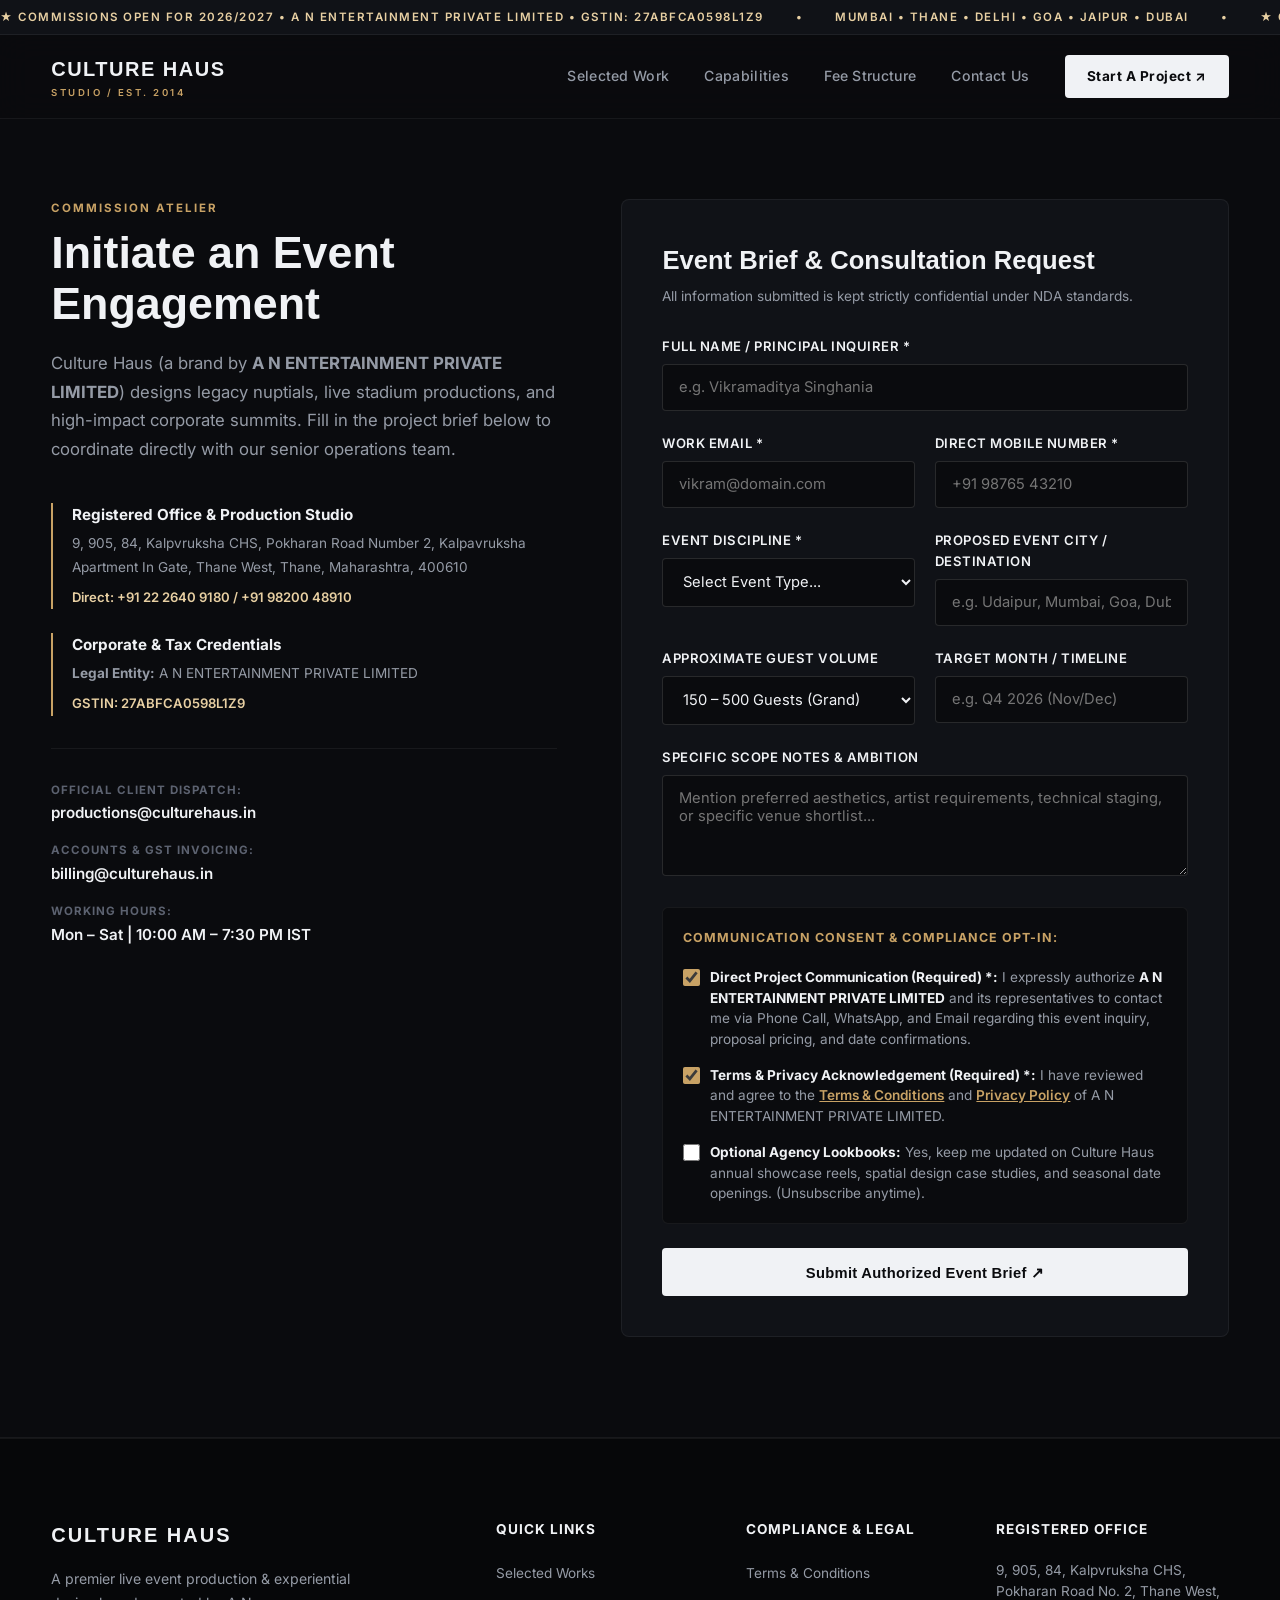
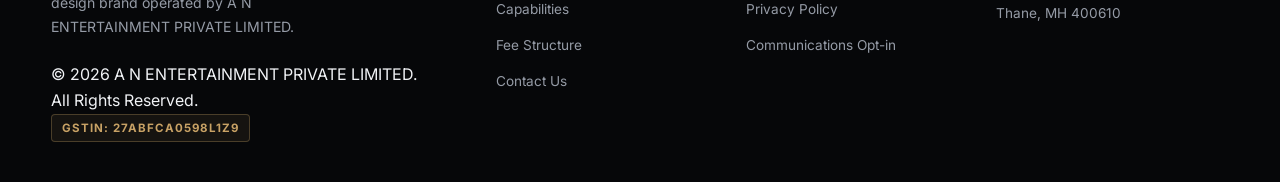
<file: contact.html>
<!DOCTYPE html>
<html lang="en">
<head>
  <meta charset="UTF-8">
  <meta name="viewport" content="width=device-width, initial-scale=1.0">
  <title>Contact & Commission Brief — Culture Haus | A N ENTERTAINMENT PRIVATE LIMITED</title>
  
  <link rel="preconnect" href="https://fonts.googleapis.com">
  <link rel="preconnect" href="https://fonts.gstatic.com" crossorigin>
  <link href="https://fonts.googleapis.com/css2?family=Cabinet+Grotesk:wght@500;700;800;900&family=Instrument+Serif:ital@0;1&family=Inter:wght@300;400;500;600;700&display=swap" rel="stylesheet">
  <link rel="stylesheet" href="https://cdnjs.cloudflare.com/ajax/libs/font-awesome/6.5.1/css/all.min.css">
  <link rel="stylesheet" href="styles.css">
</head>
<body>

  <!-- Top Announcement Bar -->
  <div class="top-ticker">
    <div class="ticker-track">
      <span>★ COMMISSIONS OPEN FOR 2026/2027 • A N ENTERTAINMENT PRIVATE LIMITED • GSTIN: 27ABFCA0598L1Z9</span>
      <span>•</span>
      <span>MUMBAI • THANE • DELHI • GOA • JAIPUR • DUBAI</span>
      <span>•</span>
      <span>★ COMMISSIONS OPEN FOR 2026/2027 • A N ENTERTAINMENT PRIVATE LIMITED</span>
    </div>
  </div>

  <!-- Primary Navigation -->
  <header class="site-header">
    <div class="header-inner">
      <a href="index.html" class="site-logo">
        <span class="logo-txt">CULTURE HAUS</span>
        <span class="logo-sub">STUDIO / EST. 2014</span>
      </a>

      <nav class="nav-links">
        <a href="index.html#work" class="nav-item">Selected Work</a>
        <a href="index.html#capabilities" class="nav-item">Capabilities</a>
        <a href="index.html#pricing" class="nav-item">Fee Structure</a>
        <a href="contact.html" class="nav-item active">Contact Us</a>
        <a href="contact.html" class="btn-talk">Start A Project ↗</a>
      </nav>
    </div>
  </header>

  <!-- Contact Us Main Section with Verified Opt-In -->
  <main class="contact-page-wrapper">
    <div class="container contact-container">
      
      <div class="contact-intro">
        <span class="section-sup">COMMISSION ATELIER</span>
        <h1 class="contact-headline">Initiate an Event Engagement</h1>
        <p>
          Culture Haus (a brand by <strong>A N ENTERTAINMENT PRIVATE LIMITED</strong>) designs legacy nuptials, live stadium productions, and high-impact corporate summits. Fill in the project brief below to coordinate directly with our senior operations team.
        </p>

        <div class="office-cards">
          <div class="off-card">
            <h4>Registered Office & Production Studio</h4>
            <p>9, 905, 84, Kalpvruksha CHS, Pokharan Road Number 2, Kalpavruksha Apartment In Gate, Thane West, Thane, Maharashtra, 400610</p>
            <span class="tel">Direct: +91 22 2640 9180 / +91 98200 48910</span>
          </div>

          <div class="off-card">
            <h4>Corporate & Tax Credentials</h4>
            <p><strong>Legal Entity:</strong> A N ENTERTAINMENT PRIVATE LIMITED</p>
            <span class="tel">GSTIN: 27ABFCA0598L1Z9</span>
          </div>
        </div>

        <div class="direct-channels">
          <div class="channel-row">
            <span class="c-label">Official Client Dispatch:</span>
            <a href="mailto:productions@culturehaus.in" class="c-val">productions@culturehaus.in</a>
          </div>
          <div class="channel-row">
            <span class="c-label">Accounts & GST Invoicing:</span>
            <a href="mailto:billing@culturehaus.in" class="c-val">billing@culturehaus.in</a>
          </div>
          <div class="channel-row">
            <span class="c-label">Working Hours:</span>
            <span class="c-val">Mon – Sat | 10:00 AM – 7:30 PM IST</span>
          </div>
        </div>
      </div>

      <!-- Verified Contact Form with Regulatory Compliant Opt-In Checkboxes -->
      <div class="contact-form-wrapper">
        <h3 class="form-title-h3">Event Brief & Consultation Request</h3>
        <p class="form-sub-p">All information submitted is kept strictly confidential under NDA standards.</p>

        <form id="optInContactForm" class="rfp-form">
          <div class="f-group">
            <label>Full Name / Principal Inquirer *</label>
            <input type="text" id="contactName" placeholder="e.g. Vikramaditya Singhania" required>
          </div>

          <div class="f-row">
            <div class="f-group">
              <label>Work Email *</label>
              <input type="email" id="contactEmail" placeholder="vikram@domain.com" required>
            </div>
            <div class="f-group">
              <label>Direct Mobile Number *</label>
              <input type="tel" id="contactPhone" placeholder="+91 98765 43210" required>
            </div>
          </div>

          <div class="f-row">
            <div class="f-group">
              <label>Event Discipline *</label>
              <select id="contactCategory" required>
                <option value="">Select Event Type...</option>
                <option value="Destination Wedding">Royal / Destination Wedding</option>
                <option value="Corporate Summit">Corporate Keynote / Summit</option>
                <option value="Concert / Festival">Arena Concert / Music Festival</option>
                <option value="Private Soiree">Private VIP Soirée</option>
                <option value="Brand Experience">Experiential Brand Launch</option>
              </select>
            </div>
            <div class="f-group">
              <label>Proposed Event City / Destination</label>
              <input type="text" id="contactLocation" placeholder="e.g. Udaipur, Mumbai, Goa, Dubai">
            </div>
          </div>

          <div class="f-row">
            <div class="f-group">
              <label>Approximate Guest Volume</label>
              <select id="contactGuests">
                <option value="Under 150">50 – 150 Guests (Intimate VIP)</option>
                <option value="150 - 500" selected>150 – 500 Guests (Grand)</option>
                <option value="500 - 1500">500 – 1,500 Guests (Large Scale)</option>
                <option value="1500+">1,500+ Attendees (Arena / Mega Event)</option>
              </select>
            </div>
            <div class="f-group">
              <label>Target Month / Timeline</label>
              <input type="text" id="contactTimeline" placeholder="e.g. Q4 2026 (Nov/Dec)">
            </div>
          </div>

          <div class="f-group">
            <label>Specific Scope Notes & Ambition</label>
            <textarea id="contactNotes" rows="4" placeholder="Mention preferred aesthetics, artist requirements, technical staging, or specific venue shortlist..."></textarea>
          </div>

          <!-- Express Opt-In Consent Checkboxes (DPDP & TRAI Compliant) -->
          <div class="opt-in-box">
            <h5 class="opt-title">Communication Consent & Compliance Opt-In:</h5>
            
            <label class="opt-label">
              <input type="checkbox" id="optInDirectComm" checked required>
              <span>
                <strong>Direct Project Communication (Required) *:</strong> I expressly authorize <strong>A N ENTERTAINMENT PRIVATE LIMITED</strong> and its representatives to contact me via Phone Call, WhatsApp, and Email regarding this event inquiry, proposal pricing, and date confirmations.
              </span>
            </label>

            <label class="opt-label">
              <input type="checkbox" id="optInTerms" checked required>
              <span>
                <strong>Terms & Privacy Acknowledgement (Required) *:</strong> I have reviewed and agree to the <a href="terms.html" target="_blank" class="legal-inline-link">Terms & Conditions</a> and <a href="privacy.html" target="_blank" class="legal-inline-link">Privacy Policy</a> of A N ENTERTAINMENT PRIVATE LIMITED.
              </span>
            </label>

            <label class="opt-label">
              <input type="checkbox" id="optInAgencyDeck">
              <span>
                <strong>Optional Agency Lookbooks:</strong> Yes, keep me updated on Culture Haus annual showcase reels, spatial design case studies, and seasonal date openings. (Unsubscribe anytime).
              </span>
            </label>
          </div>

          <button type="submit" class="btn-solid submit-btn" id="btnSubmitContact">
            Submit Authorized Event Brief ↗
          </button>
          
          <div id="contactFormStatus" class="rfp-alert-box hidden">
            <i class="fa-solid fa-circle-check"></i> Thank you! Your authorized inquiry has been logged with A N ENTERTAINMENT PRIVATE LIMITED. Our production curator will reach out within 4 business hours.
          </div>
        </form>
      </div>

    </div>
  </main>

  <!-- Footer -->
  <footer class="site-footer">
    <div class="container footer-grid">
      <div class="f-brand">
        <h3>CULTURE HAUS</h3>
        <p>A premier live event production & experiential design brand operated by A N ENTERTAINMENT PRIVATE LIMITED.</p>
        <span class="f-copy">© 2026 A N ENTERTAINMENT PRIVATE LIMITED. All Rights Reserved.</span>
        <div class="legal-badge-footer">
          <span>GSTIN: 27ABFCA0598L1Z9</span>
        </div>
      </div>

      <div class="f-links">
        <h5>Quick Links</h5>
        <ul>
          <li><a href="index.html#work">Selected Works</a></li>
          <li><a href="index.html#capabilities">Capabilities</a></li>
          <li><a href="index.html#pricing">Fee Structure</a></li>
          <li><a href="contact.html">Contact Us</a></li>
        </ul>
      </div>

      <div class="f-links">
        <h5>Compliance & Legal</h5>
        <ul>
          <li><a href="terms.html">Terms & Conditions</a></li>
          <li><a href="privacy.html">Privacy Policy</a></li>
          <li><a href="contact.html">Communications Opt-in</a></li>
        </ul>
      </div>

      <div class="f-links">
        <h5>Registered Office</h5>
        <p style="font-size:0.85rem; color:var(--text-muted); line-height:1.6;">
          9, 905, 84, Kalpvruksha CHS, Pokharan Road No. 2, Thane West, Thane, MH 400610
        </p>
      </div>
    </div>
  </footer>

  <script src="script.js"></script>
</body>
</html>
</file>
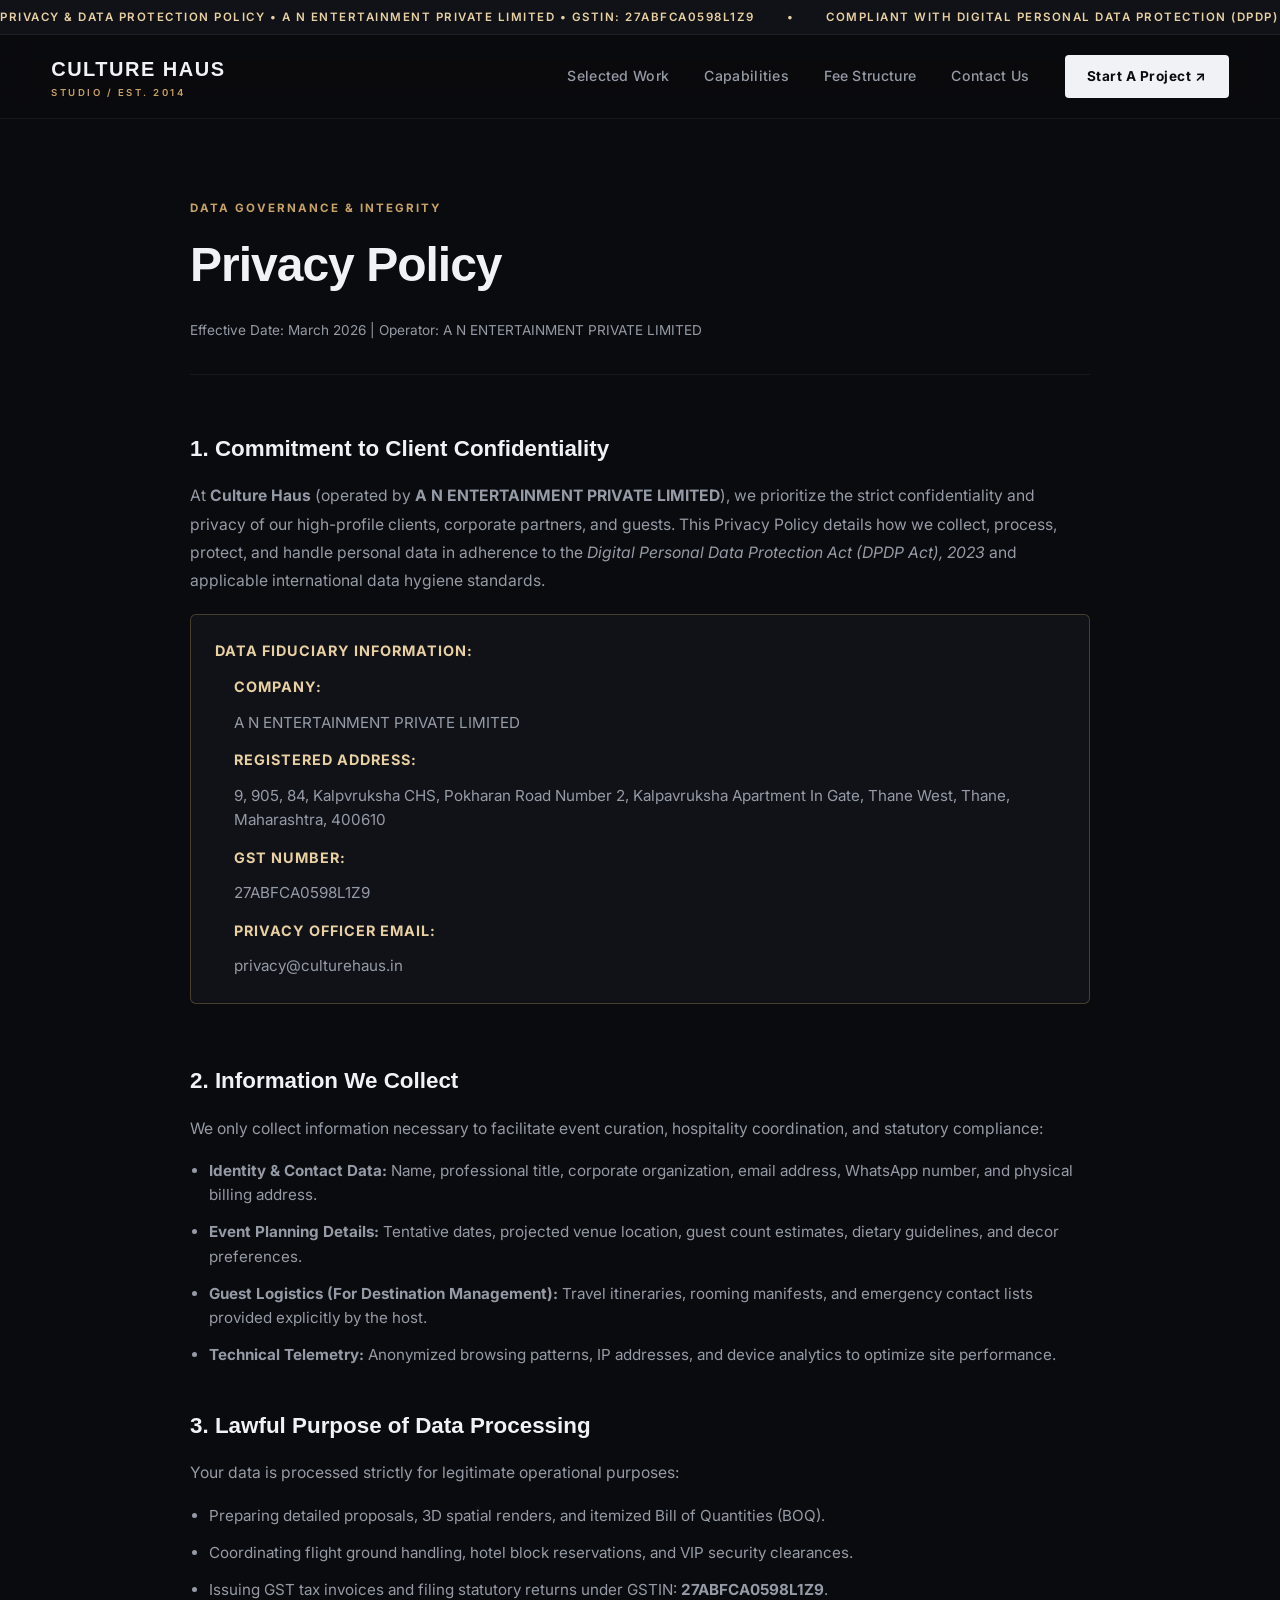
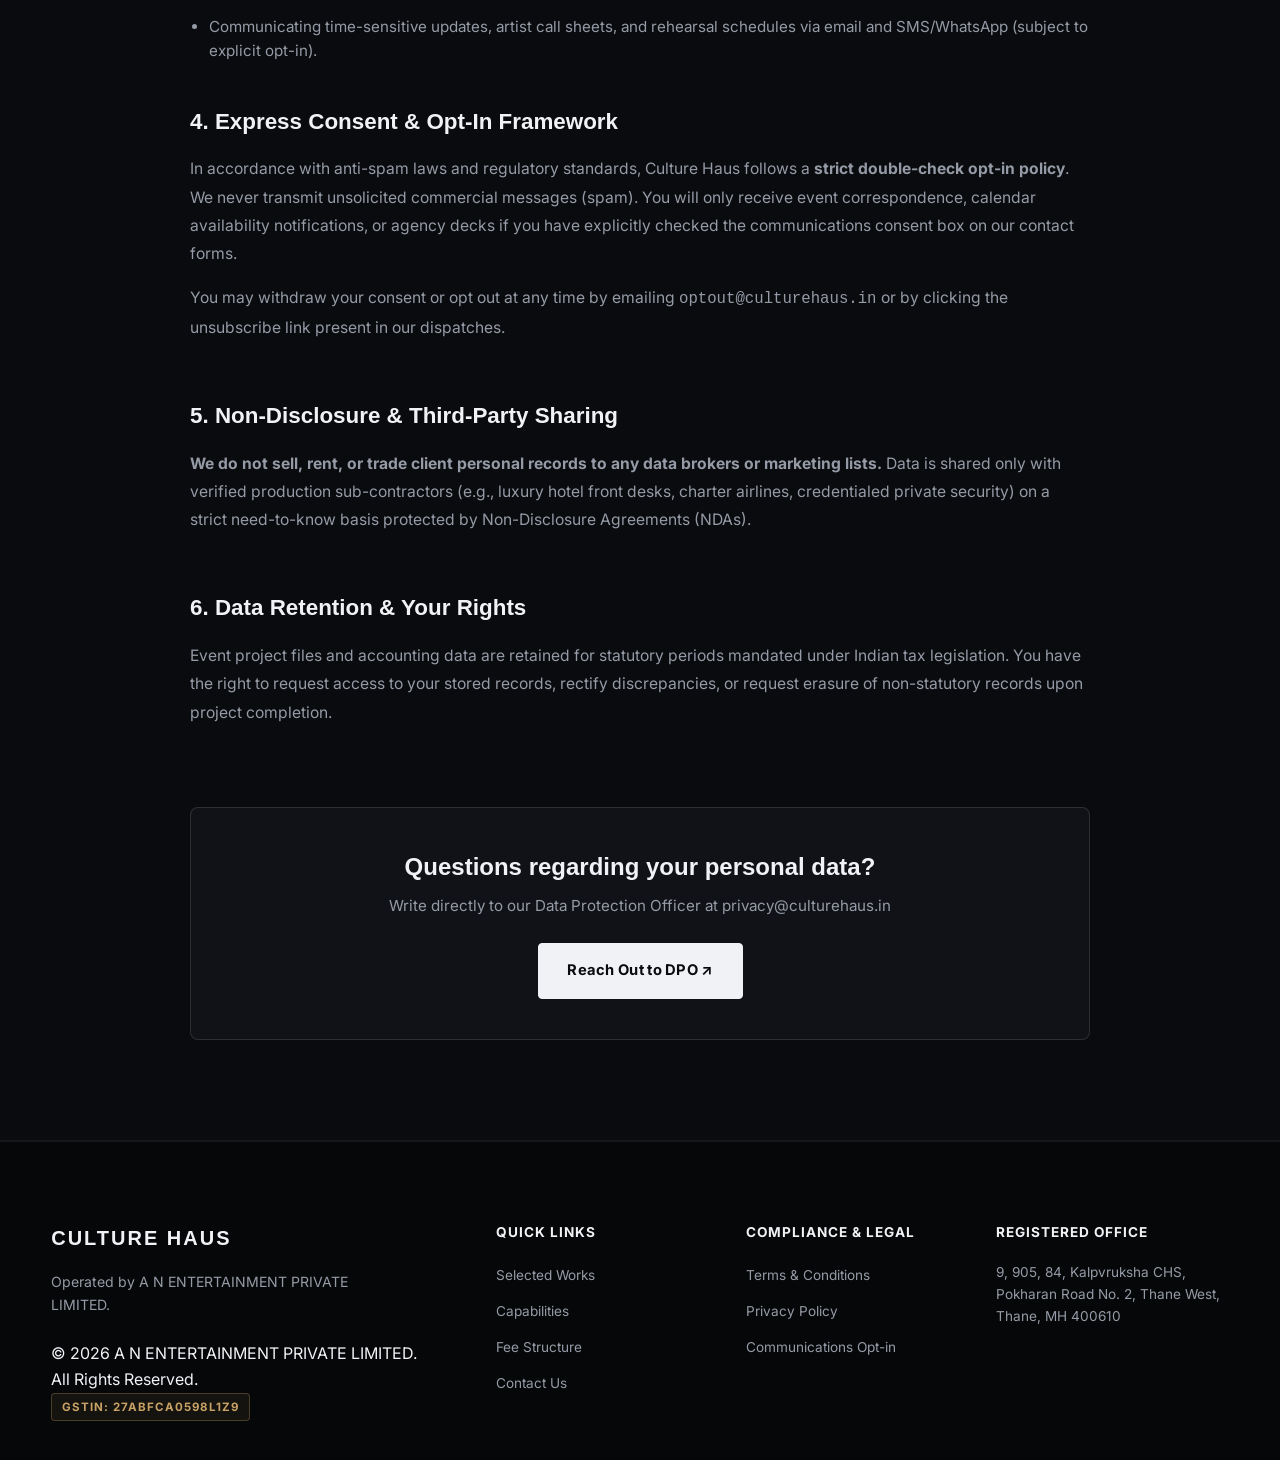
<file: privacy.html>
<!DOCTYPE html>
<html lang="en">
<head>
  <meta charset="UTF-8">
  <meta name="viewport" content="width=device-width, initial-scale=1.0">
  <title>Privacy Policy — Culture Haus | A N ENTERTAINMENT PRIVATE LIMITED</title>
  
  <link rel="preconnect" href="https://fonts.googleapis.com">
  <link rel="preconnect" href="https://fonts.gstatic.com" crossorigin>
  <link href="https://fonts.googleapis.com/css2?family=Cabinet+Grotesk:wght@500;700;800;900&family=Instrument+Serif:ital@0;1&family=Inter:wght@300;400;500;600;700&display=swap" rel="stylesheet">
  <link rel="stylesheet" href="https://cdnjs.cloudflare.com/ajax/libs/font-awesome/6.5.1/css/all.min.css">
  <link rel="stylesheet" href="styles.css">
</head>
<body>

  <!-- Top Announcement Bar -->
  <div class="top-ticker">
    <div class="ticker-track">
      <span>PRIVACY & DATA PROTECTION POLICY • A N ENTERTAINMENT PRIVATE LIMITED • GSTIN: 27ABFCA0598L1Z9</span>
      <span>•</span>
      <span>COMPLIANT WITH DIGITAL PERSONAL DATA PROTECTION (DPDP) ACT 2023</span>
      <span>•</span>
      <span>PRIVACY & DATA PROTECTION POLICY • A N ENTERTAINMENT PRIVATE LIMITED</span>
    </div>
  </div>

  <!-- Primary Navigation -->
  <header class="site-header">
    <div class="header-inner">
      <a href="index.html" class="site-logo">
        <span class="logo-txt">CULTURE HAUS</span>
        <span class="logo-sub">STUDIO / EST. 2014</span>
      </a>

      <nav class="nav-links">
        <a href="index.html#work" class="nav-item">Selected Work</a>
        <a href="index.html#capabilities" class="nav-item">Capabilities</a>
        <a href="index.html#pricing" class="nav-item">Fee Structure</a>
        <a href="contact.html" class="nav-item">Contact Us</a>
        <a href="contact.html" class="btn-talk">Start A Project ↗</a>
      </nav>
    </div>
  </header>

  <!-- Legal Content -->
  <main class="legal-page-section">
    <div class="container legal-container">
      
      <div class="legal-header">
        <span class="section-sup">DATA GOVERNANCE & INTEGRITY</span>
        <h1 class="legal-title">Privacy Policy</h1>
        <p class="legal-updated">Effective Date: March 2026 | Operator: A N ENTERTAINMENT PRIVATE LIMITED</p>
      </div>

      <div class="legal-body">
        
        <div class="legal-block">
          <h3>1. Commitment to Client Confidentiality</h3>
          <p>
            At <strong>Culture Haus</strong> (operated by <strong>A N ENTERTAINMENT PRIVATE LIMITED</strong>), we prioritize the strict confidentiality and privacy of our high-profile clients, corporate partners, and guests. This Privacy Policy details how we collect, process, protect, and handle personal data in adherence to the <em>Digital Personal Data Protection Act (DPDP Act), 2023</em> and applicable international data hygiene standards.
          </p>
          <div class="legal-info-card">
            <strong>Data Fiduciary Information:</strong>
            <ul>
              <li><strong>Company:</strong> A N ENTERTAINMENT PRIVATE LIMITED</li>
              <li><strong>Registered Address:</strong> 9, 905, 84, Kalpvruksha CHS, Pokharan Road Number 2, Kalpavruksha Apartment In Gate, Thane West, Thane, Maharashtra, 400610</li>
              <li><strong>GST Number:</strong> 27ABFCA0598L1Z9</li>
              <li><strong>Privacy Officer Email:</strong> privacy@culturehaus.in</li>
            </ul>
          </div>
        </div>

        <div class="legal-block">
          <h3>2. Information We Collect</h3>
          <p>We only collect information necessary to facilitate event curation, hospitality coordination, and statutory compliance:</p>
          <ul>
            <li><strong>Identity & Contact Data:</strong> Name, professional title, corporate organization, email address, WhatsApp number, and physical billing address.</li>
            <li><strong>Event Planning Details:</strong> Tentative dates, projected venue location, guest count estimates, dietary guidelines, and decor preferences.</li>
            <li><strong>Guest Logistics (For Destination Management):</strong> Travel itineraries, rooming manifests, and emergency contact lists provided explicitly by the host.</li>
            <li><strong>Technical Telemetry:</strong> Anonymized browsing patterns, IP addresses, and device analytics to optimize site performance.</li>
          </ul>
        </div>

        <div class="legal-block">
          <h3>3. Lawful Purpose of Data Processing</h3>
          <p>Your data is processed strictly for legitimate operational purposes:</p>
          <ul>
            <li>Preparing detailed proposals, 3D spatial renders, and itemized Bill of Quantities (BOQ).</li>
            <li>Coordinating flight ground handling, hotel block reservations, and VIP security clearances.</li>
            <li>Issuing GST tax invoices and filing statutory returns under GSTIN: <strong>27ABFCA0598L1Z9</strong>.</li>
            <li>Communicating time-sensitive updates, artist call sheets, and rehearsal schedules via email and SMS/WhatsApp (subject to explicit opt-in).</li>
          </ul>
        </div>

        <div class="legal-block">
          <h3>4. Express Consent & Opt-In Framework</h3>
          <p>
            In accordance with anti-spam laws and regulatory standards, Culture Haus follows a <strong>strict double-check opt-in policy</strong>. We never transmit unsolicited commercial messages (spam). You will only receive event correspondence, calendar availability notifications, or agency decks if you have explicitly checked the communications consent box on our contact forms.
          </p>
          <p>
            You may withdraw your consent or opt out at any time by emailing <code>optout@culturehaus.in</code> or by clicking the unsubscribe link present in our dispatches.
          </p>
        </div>

        <div class="legal-block">
          <h3>5. Non-Disclosure & Third-Party Sharing</h3>
          <p>
            <strong>We do not sell, rent, or trade client personal records to any data brokers or marketing lists.</strong> Data is shared only with verified production sub-contractors (e.g., luxury hotel front desks, charter airlines, credentialed private security) on a strict need-to-know basis protected by Non-Disclosure Agreements (NDAs).
          </p>
        </div>

        <div class="legal-block">
          <h3>6. Data Retention & Your Rights</h3>
          <p>
            Event project files and accounting data are retained for statutory periods mandated under Indian tax legislation. You have the right to request access to your stored records, rectify discrepancies, or request erasure of non-statutory records upon project completion.
          </p>
        </div>

      </div>

      <div class="legal-cta-box">
        <h4>Questions regarding your personal data?</h4>
        <p>Write directly to our Data Protection Officer at privacy@culturehaus.in</p>
        <a href="contact.html" class="btn-solid">Reach Out to DPO ↗</a>
      </div>

    </div>
  </main>

  <!-- Footer -->
  <footer class="site-footer">
    <div class="container footer-grid">
      <div class="f-brand">
        <h3>CULTURE HAUS</h3>
        <p>Operated by A N ENTERTAINMENT PRIVATE LIMITED.</p>
        <span class="f-copy">© 2026 A N ENTERTAINMENT PRIVATE LIMITED. All Rights Reserved.</span>
        <div class="legal-badge-footer">
          <span>GSTIN: 27ABFCA0598L1Z9</span>
        </div>
      </div>

      <div class="f-links">
        <h5>Quick Links</h5>
        <ul>
          <li><a href="index.html#work">Selected Works</a></li>
          <li><a href="index.html#capabilities">Capabilities</a></li>
          <li><a href="index.html#pricing">Fee Structure</a></li>
          <li><a href="contact.html">Contact Us</a></li>
        </ul>
      </div>

      <div class="f-links">
        <h5>Compliance & Legal</h5>
        <ul>
          <li><a href="terms.html">Terms & Conditions</a></li>
          <li><a href="privacy.html">Privacy Policy</a></li>
          <li><a href="contact.html">Communications Opt-in</a></li>
        </ul>
      </div>

      <div class="f-links">
        <h5>Registered Office</h5>
        <p style="font-size:0.85rem; color:var(--text-muted); line-height:1.6;">
          9, 905, 84, Kalpvruksha CHS, Pokharan Road No. 2, Thane West, Thane, MH 400610
        </p>
      </div>
    </div>
  </footer>

  <script src="script.js"></script>
</body>
</html>
</file>
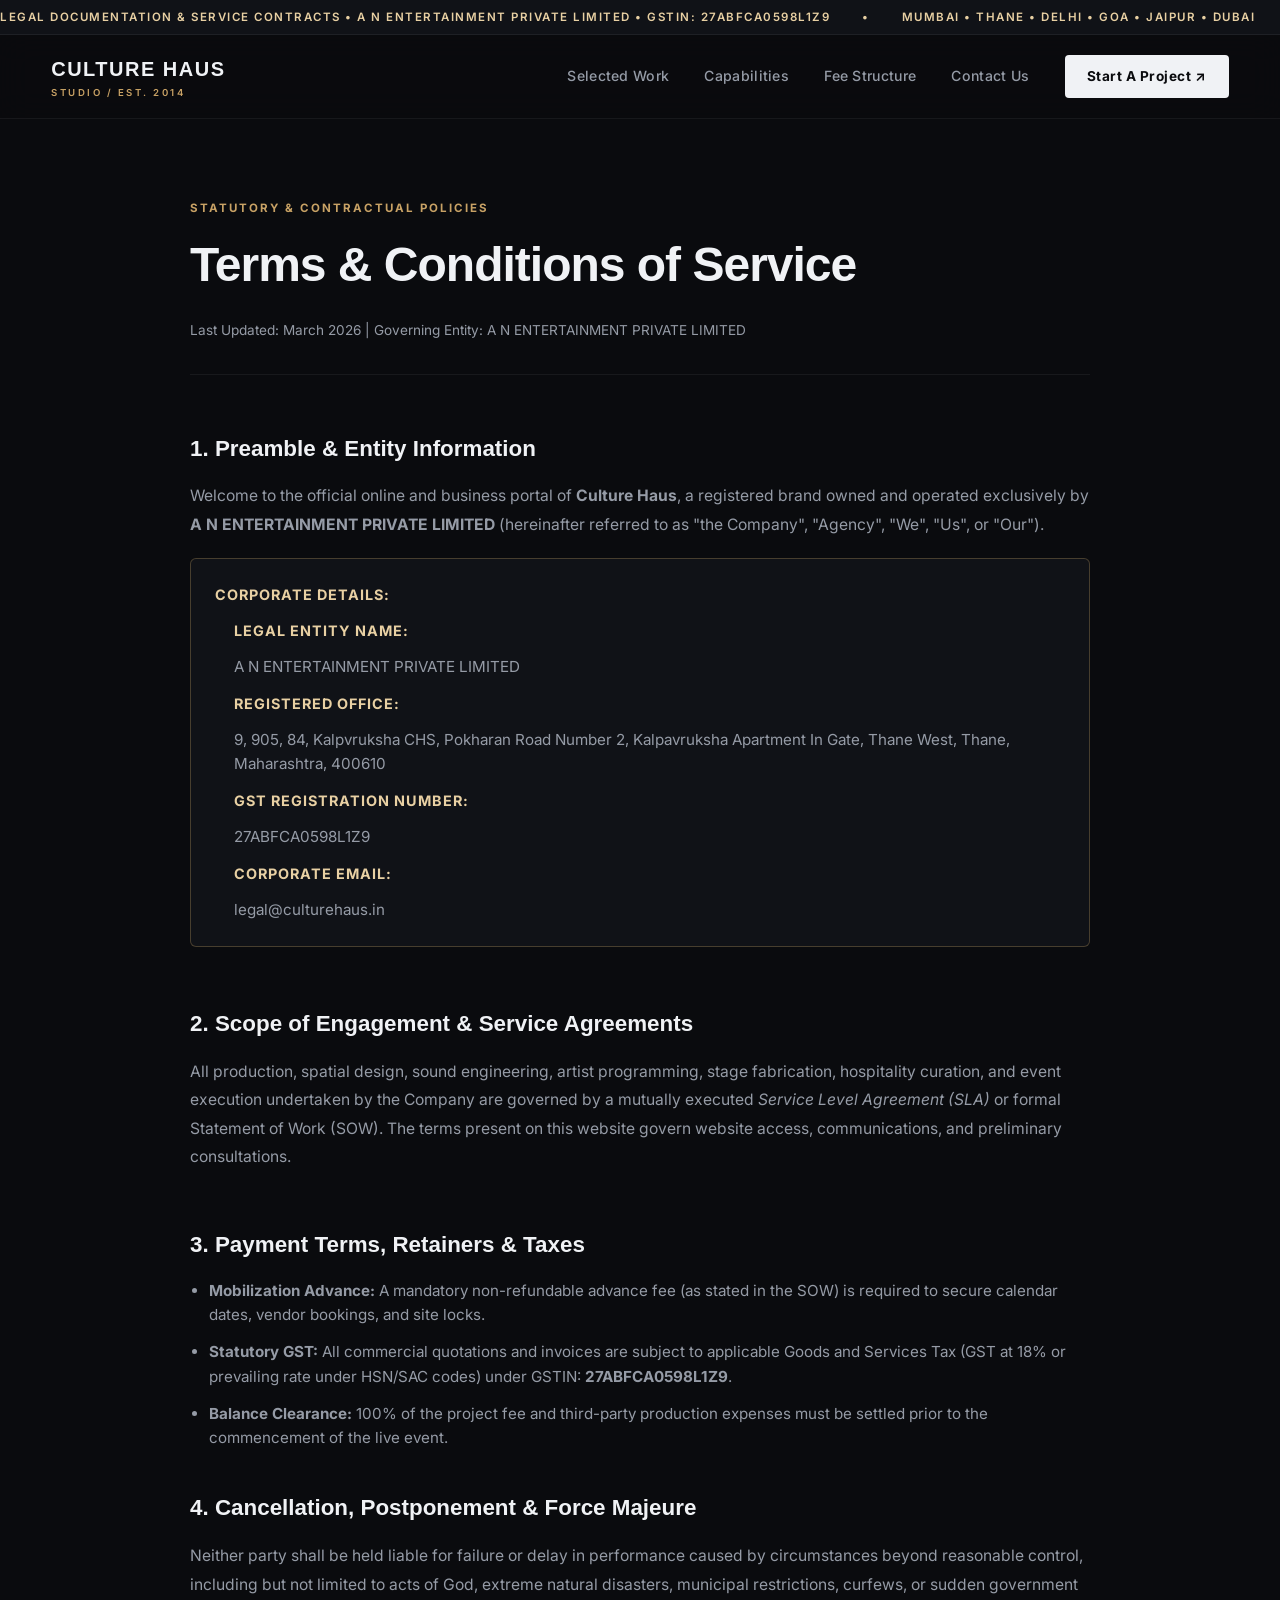
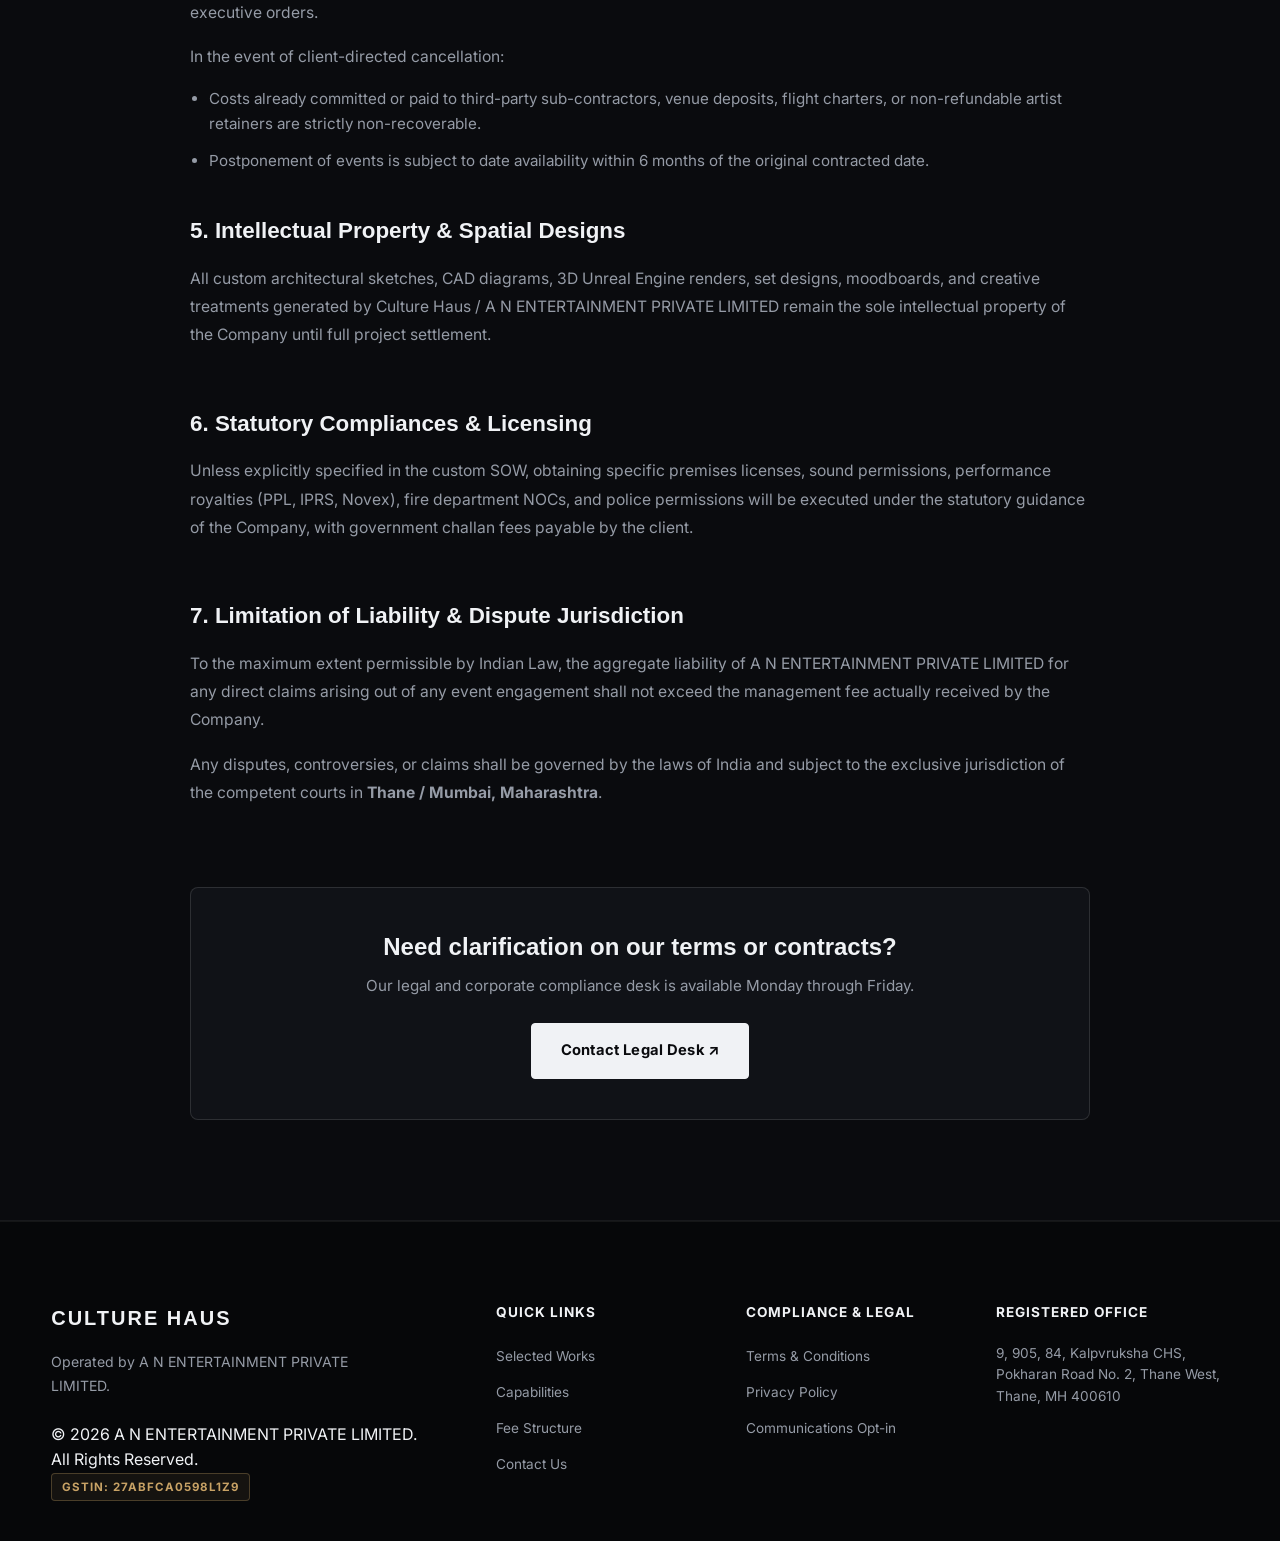
<file: terms.html>
<!DOCTYPE html>
<html lang="en">
<head>
  <meta charset="UTF-8">
  <meta name="viewport" content="width=device-width, initial-scale=1.0">
  <title>Terms & Conditions — Culture Haus | A N ENTERTAINMENT PRIVATE LIMITED</title>
  
  <link rel="preconnect" href="https://fonts.googleapis.com">
  <link rel="preconnect" href="https://fonts.gstatic.com" crossorigin>
  <link href="https://fonts.googleapis.com/css2?family=Cabinet+Grotesk:wght@500;700;800;900&family=Instrument+Serif:ital@0;1&family=Inter:wght@300;400;500;600;700&display=swap" rel="stylesheet">
  <link rel="stylesheet" href="https://cdnjs.cloudflare.com/ajax/libs/font-awesome/6.5.1/css/all.min.css">
  <link rel="stylesheet" href="styles.css">
</head>
<body>

  <!-- Top Announcement Bar -->
  <div class="top-ticker">
    <div class="ticker-track">
      <span>LEGAL DOCUMENTATION & SERVICE CONTRACTS • A N ENTERTAINMENT PRIVATE LIMITED • GSTIN: 27ABFCA0598L1Z9</span>
      <span>•</span>
      <span>MUMBAI • THANE • DELHI • GOA • JAIPUR • DUBAI</span>
      <span>•</span>
      <span>LEGAL DOCUMENTATION & SERVICE CONTRACTS • A N ENTERTAINMENT PRIVATE LIMITED</span>
    </div>
  </div>

  <!-- Primary Navigation -->
  <header class="site-header">
    <div class="header-inner">
      <a href="index.html" class="site-logo">
        <span class="logo-txt">CULTURE HAUS</span>
        <span class="logo-sub">STUDIO / EST. 2014</span>
      </a>

      <nav class="nav-links">
        <a href="index.html#work" class="nav-item">Selected Work</a>
        <a href="index.html#capabilities" class="nav-item">Capabilities</a>
        <a href="index.html#pricing" class="nav-item">Fee Structure</a>
        <a href="contact.html" class="nav-item">Contact Us</a>
        <a href="contact.html" class="btn-talk">Start A Project ↗</a>
      </nav>
    </div>
  </header>

  <!-- Legal Content -->
  <main class="legal-page-section">
    <div class="container legal-container">
      
      <div class="legal-header">
        <span class="section-sup">STATUTORY & CONTRACTUAL POLICIES</span>
        <h1 class="legal-title">Terms & Conditions of Service</h1>
        <p class="legal-updated">Last Updated: March 2026 | Governing Entity: A N ENTERTAINMENT PRIVATE LIMITED</p>
      </div>

      <div class="legal-body">
        
        <div class="legal-block">
          <h3>1. Preamble & Entity Information</h3>
          <p>
            Welcome to the official online and business portal of <strong>Culture Haus</strong>, a registered brand owned and operated exclusively by <strong>A N ENTERTAINMENT PRIVATE LIMITED</strong> (hereinafter referred to as "the Company", "Agency", "We", "Us", or "Our").
          </p>
          <div class="legal-info-card">
            <strong>Corporate Details:</strong>
            <ul>
              <li><strong>Legal Entity Name:</strong> A N ENTERTAINMENT PRIVATE LIMITED</li>
              <li><strong>Registered Office:</strong> 9, 905, 84, Kalpvruksha CHS, Pokharan Road Number 2, Kalpavruksha Apartment In Gate, Thane West, Thane, Maharashtra, 400610</li>
              <li><strong>GST Registration Number:</strong> 27ABFCA0598L1Z9</li>
              <li><strong>Corporate Email:</strong> legal@culturehaus.in</li>
            </ul>
          </div>
        </div>

        <div class="legal-block">
          <h3>2. Scope of Engagement & Service Agreements</h3>
          <p>
            All production, spatial design, sound engineering, artist programming, stage fabrication, hospitality curation, and event execution undertaken by the Company are governed by a mutually executed <em>Service Level Agreement (SLA)</em> or formal Statement of Work (SOW). The terms present on this website govern website access, communications, and preliminary consultations.
          </p>
        </div>

        <div class="legal-block">
          <h3>3. Payment Terms, Retainers & Taxes</h3>
          <ul>
            <li><strong>Mobilization Advance:</strong> A mandatory non-refundable advance fee (as stated in the SOW) is required to secure calendar dates, vendor bookings, and site locks.</li>
            <li><strong>Statutory GST:</strong> All commercial quotations and invoices are subject to applicable Goods and Services Tax (GST at 18% or prevailing rate under HSN/SAC codes) under GSTIN: <strong>27ABFCA0598L1Z9</strong>.</li>
            <li><strong>Balance Clearance:</strong> 100% of the project fee and third-party production expenses must be settled prior to the commencement of the live event.</li>
          </ul>
        </div>

        <div class="legal-block">
          <h3>4. Cancellation, Postponement & Force Majeure</h3>
          <p>
            Neither party shall be held liable for failure or delay in performance caused by circumstances beyond reasonable control, including but not limited to acts of God, extreme natural disasters, municipal restrictions, curfews, or sudden government executive orders.
          </p>
          <p>
            In the event of client-directed cancellation:
          </p>
          <ul>
            <li>Costs already committed or paid to third-party sub-contractors, venue deposits, flight charters, or non-refundable artist retainers are strictly non-recoverable.</li>
            <li>Postponement of events is subject to date availability within 6 months of the original contracted date.</li>
          </ul>
        </div>

        <div class="legal-block">
          <h3>5. Intellectual Property & Spatial Designs</h3>
          <p>
            All custom architectural sketches, CAD diagrams, 3D Unreal Engine renders, set designs, moodboards, and creative treatments generated by Culture Haus / A N ENTERTAINMENT PRIVATE LIMITED remain the sole intellectual property of the Company until full project settlement.
          </p>
        </div>

        <div class="legal-block">
          <h3>6. Statutory Compliances & Licensing</h3>
          <p>
            Unless explicitly specified in the custom SOW, obtaining specific premises licenses, sound permissions, performance royalties (PPL, IPRS, Novex), fire department NOCs, and police permissions will be executed under the statutory guidance of the Company, with government challan fees payable by the client.
          </p>
        </div>

        <div class="legal-block">
          <h3>7. Limitation of Liability & Dispute Jurisdiction</h3>
          <p>
            To the maximum extent permissible by Indian Law, the aggregate liability of A N ENTERTAINMENT PRIVATE LIMITED for any direct claims arising out of any event engagement shall not exceed the management fee actually received by the Company.
          </p>
          <p>
            Any disputes, controversies, or claims shall be governed by the laws of India and subject to the exclusive jurisdiction of the competent courts in <strong>Thane / Mumbai, Maharashtra</strong>.
          </p>
        </div>

      </div>

      <div class="legal-cta-box">
        <h4>Need clarification on our terms or contracts?</h4>
        <p>Our legal and corporate compliance desk is available Monday through Friday.</p>
        <a href="contact.html" class="btn-solid">Contact Legal Desk ↗</a>
      </div>

    </div>
  </main>

  <!-- Footer -->
  <footer class="site-footer">
    <div class="container footer-grid">
      <div class="f-brand">
        <h3>CULTURE HAUS</h3>
        <p>Operated by A N ENTERTAINMENT PRIVATE LIMITED.</p>
        <span class="f-copy">© 2026 A N ENTERTAINMENT PRIVATE LIMITED. All Rights Reserved.</span>
        <div class="legal-badge-footer">
          <span>GSTIN: 27ABFCA0598L1Z9</span>
        </div>
      </div>

      <div class="f-links">
        <h5>Quick Links</h5>
        <ul>
          <li><a href="index.html#work">Selected Works</a></li>
          <li><a href="index.html#capabilities">Capabilities</a></li>
          <li><a href="index.html#pricing">Fee Structure</a></li>
          <li><a href="contact.html">Contact Us</a></li>
        </ul>
      </div>

      <div class="f-links">
        <h5>Compliance & Legal</h5>
        <ul>
          <li><a href="terms.html">Terms & Conditions</a></li>
          <li><a href="privacy.html">Privacy Policy</a></li>
          <li><a href="contact.html">Communications Opt-in</a></li>
        </ul>
      </div>

      <div class="f-links">
        <h5>Registered Office</h5>
        <p style="font-size:0.85rem; color:var(--text-muted); line-height:1.6;">
          9, 905, 84, Kalpvruksha CHS, Pokharan Road No. 2, Thane West, Thane, MH 400610
        </p>
      </div>
    </div>
  </footer>

  <script src="script.js"></script>
</body>
</html>
</file>
<file: styles.css>
/* ==========================================================================
   CULTURE HAUS — Creative Agency & Event Production Atelier
   Architectural & Editorial Modern Minimalist Style
   Strictly Zero Generic AI Slop
   ========================================================================== */

:root {
  /* Editorial Palette: Stark Dark Architecture with Chalk and Warm Titanium */
  --bg-primary: #0a0b0e;
  --bg-secondary: #101217;
  --bg-surface: #151820;
  --bg-elevated: #1d212c;
  
  --text-main: #f0f2f5;
  --text-muted: #959ba6;
  --text-dim: #5c6270;
  
  --accent-gold: #c8a265;
  --accent-gold-light: #e8d0a3;
  --accent-gold-soft: rgba(200, 162, 101, 0.12);
  
  --border-strong: rgba(255, 255, 255, 0.12);
  --border-subtle: rgba(255, 255, 255, 0.06);
  --border-gold: rgba(200, 162, 101, 0.3);

  --font-display: 'Cabinet Grotesk', -apple-system, BlinkMacSystemFont, sans-serif;
  --font-serif: 'Instrument Serif', Georgia, serif;
  --font-body: 'Inter', -apple-system, BlinkMacSystemFont, sans-serif;

  --ease-fluid: cubic-bezier(0.16, 1, 0.3, 1);
  --transition: all 0.3s var(--ease-fluid);
}

/* Reset */
*, *::before, *::after {
  margin: 0;
  padding: 0;
  box-sizing: border-box;
}

html {
  scroll-behavior: smooth;
  font-size: 16px;
  background-color: var(--bg-primary);
}

body {
  font-family: var(--font-body);
  color: var(--text-main);
  background-color: var(--bg-primary);
  line-height: 1.6;
  -webkit-font-smoothing: antialiased;
  overflow-x: hidden;
}

img {
  max-width: 100%;
  display: block;
}

a {
  color: inherit;
  text-decoration: none;
  transition: var(--transition);
}

ul {
  list-style: none;
}

.container {
  width: 92%;
  max-width: 1360px;
  margin: 0 auto;
}

/* Top Ticker */
.top-ticker {
  background: var(--bg-secondary);
  border-bottom: 1px solid var(--border-subtle);
  padding: 8px 0;
  overflow: hidden;
  white-space: nowrap;
  font-size: 0.72rem;
  letter-spacing: 1.5px;
  font-weight: 600;
  color: var(--accent-gold-light);
}

.ticker-track {
  display: inline-flex;
  gap: 2rem;
  animation: marquee 35s linear infinite;
}

@keyframes marquee {
  0% { transform: translateX(0); }
  100% { transform: translateX(-50%); }
}

/* Header */
.site-header {
  position: sticky;
  top: 0;
  z-index: 1000;
  background: rgba(10, 11, 14, 0.9);
  backdrop-filter: blur(16px);
  border-bottom: 1px solid var(--border-subtle);
  padding: 1.1rem 0;
}

.header-inner {
  width: 92%;
  max-width: 1360px;
  margin: 0 auto;
  display: flex;
  align-items: center;
  justify-content: space-between;
}

.site-logo {
  display: flex;
  flex-direction: column;
}

.logo-txt {
  font-family: var(--font-display);
  font-size: 1.25rem;
  font-weight: 900;
  letter-spacing: 1.5px;
  color: var(--text-main);
}

.logo-sub {
  font-size: 0.6rem;
  font-weight: 600;
  letter-spacing: 2.5px;
  color: var(--accent-gold);
}

.nav-links {
  display: flex;
  align-items: center;
  gap: 2.2rem;
}

.nav-item {
  font-size: 0.88rem;
  font-weight: 500;
  color: var(--text-muted);
  letter-spacing: 0.3px;
}

.nav-item:hover {
  color: var(--text-main);
}

.btn-talk {
  background: var(--text-main);
  color: #0a0b0e !important;
  font-size: 0.85rem;
  font-weight: 700;
  padding: 0.65rem 1.4rem;
  border-radius: 4px;
  letter-spacing: 0.5px;
  transition: var(--transition);
}

.btn-talk:hover {
  background: var(--accent-gold-light);
  transform: translateY(-1px);
}

.mobile-menu-btn {
  display: none;
  background: transparent;
  border: none;
  flex-direction: column;
  gap: 6px;
  cursor: pointer;
}

.mobile-menu-btn span {
  width: 24px;
  height: 2px;
  background-color: var(--text-main);
}

/* Global Buttons */
.btn-solid {
  display: inline-block;
  background: var(--text-main);
  color: #0a0b0e;
  font-size: 0.92rem;
  font-weight: 700;
  padding: 0.95rem 1.8rem;
  border-radius: 4px;
  letter-spacing: 0.3px;
  transition: var(--transition);
  border: 1px solid var(--text-main);
}

.btn-solid:hover {
  background: var(--accent-gold);
  border-color: var(--accent-gold);
  color: #000;
}

.btn-outline {
  display: inline-block;
  background: transparent;
  color: var(--text-main);
  border: 1px solid var(--border-strong);
  font-size: 0.92rem;
  font-weight: 600;
  padding: 0.95rem 1.8rem;
  border-radius: 4px;
  transition: var(--transition);
}

.btn-outline:hover {
  border-color: var(--text-main);
  background: rgba(255, 255, 255, 0.05);
}

.btn-outline-dark {
  display: block;
  text-align: center;
  border: 1px solid var(--border-strong);
  padding: 0.85rem;
  border-radius: 4px;
  font-size: 0.88rem;
  font-weight: 600;
  color: var(--text-main);
  margin-top: 1.5rem;
  transition: var(--transition);
}

.btn-outline-dark:hover {
  background: var(--text-main);
  color: #000;
}

/* Hero Section */
.hero-section {
  padding: 80px 0 60px;
  border-bottom: 1px solid var(--border-subtle);
}

.hero-header-row {
  display: flex;
  align-items: center;
  justify-content: space-between;
  margin-bottom: 2rem;
}

.hero-label-tag {
  display: inline-flex;
  align-items: center;
  gap: 8px;
  font-size: 0.8rem;
  font-weight: 600;
  letter-spacing: 1px;
  color: var(--text-muted);
  text-transform: uppercase;
}

.dot-live {
  width: 7px;
  height: 7px;
  background-color: #22c55e;
  border-radius: 50%;
  display: inline-block;
  box-shadow: 0 0 8px #22c55e;
}

.hero-location-tag {
  font-size: 0.8rem;
  font-weight: 500;
  color: var(--text-dim);
  text-transform: uppercase;
  letter-spacing: 1px;
}

.hero-headline {
  font-family: var(--font-display);
  font-size: 4.2rem;
  font-weight: 800;
  line-height: 1.08;
  letter-spacing: -1.5px;
  color: var(--text-main);
  max-width: 1100px;
  margin-bottom: 3rem;
}

.editorial-italic {
  font-family: var(--font-serif);
  font-weight: 400;
  font-style: italic;
  color: var(--accent-gold-light);
  padding: 0 4px;
}

.hero-bottom-grid {
  display: grid;
  grid-template-columns: 1.2fr 0.8fr;
  gap: 4rem;
  align-items: flex-end;
  margin-bottom: 4rem;
}

.hero-summary p {
  font-size: 1.15rem;
  color: var(--text-muted);
  line-height: 1.7;
  max-width: 680px;
  margin-bottom: 2rem;
}

.hero-cta-group {
  display: flex;
  gap: 1.2rem;
  flex-wrap: wrap;
}

.hero-meta-stats {
  border-left: 1px solid var(--border-strong);
  padding-left: 2.5rem;
  display: flex;
  flex-direction: column;
  gap: 1.4rem;
}

.meta-row .m-title {
  display: block;
  font-size: 0.72rem;
  text-transform: uppercase;
  letter-spacing: 1.5px;
  color: var(--text-dim);
  margin-bottom: 4px;
}

.meta-row .m-val {
  font-size: 1.15rem;
  font-weight: 700;
  color: var(--text-main);
  font-family: var(--font-display);
}

/* Hero Imagery Reel */
.hero-imagery-reel {
  width: 92%;
  max-width: 1360px;
  margin: 0 auto;
  display: grid;
  grid-template-columns: 1.8fr 1fr;
  gap: 1.5rem;
}

.reel-card {
  position: relative;
  border-radius: 6px;
  overflow: hidden;
  background: var(--bg-surface);
  border: 1px solid var(--border-subtle);
}

.reel-card img {
  width: 100%;
  height: 480px;
  object-fit: cover;
  transition: transform 0.8s var(--ease-fluid);
}

.reel-card:hover img {
  transform: scale(1.03);
}

.reel-caption {
  position: absolute;
  bottom: 0;
  left: 0;
  width: 100%;
  padding: 1.2rem 1.5rem;
  background: linear-gradient(180deg, transparent 0%, rgba(10, 11, 14, 0.95) 100%);
  display: flex;
  justify-content: space-between;
  align-items: center;
}

.reel-idx {
  font-size: 0.75rem;
  font-weight: 700;
  letter-spacing: 1px;
  color: var(--accent-gold);
}

.reel-name {
  font-size: 0.9rem;
  font-weight: 600;
  color: var(--text-main);
}

/* Trust Bar */
.trust-bar {
  padding: 40px 0;
  border-bottom: 1px solid var(--border-subtle);
  background: var(--bg-secondary);
}

.trust-text {
  font-size: 0.72rem;
  font-weight: 700;
  letter-spacing: 2px;
  color: var(--text-dim);
  margin-bottom: 1.5rem;
}

.client-logo-grid {
  display: flex;
  justify-content: space-between;
  align-items: center;
  gap: 2rem;
  flex-wrap: wrap;
}

.logo-unit {
  font-family: var(--font-display);
  font-size: 1.3rem;
  font-weight: 800;
  letter-spacing: 3px;
  color: rgba(255, 255, 255, 0.25);
  transition: var(--transition);
}

.logo-unit:hover {
  color: var(--text-main);
}

/* Section Shared Typography */
.section-title-wrap {
  display: flex;
  justify-content: space-between;
  align-items: flex-end;
  margin-bottom: 3.5rem;
  gap: 2rem;
}

.section-sup {
  display: block;
  font-size: 0.72rem;
  font-weight: 700;
  letter-spacing: 2px;
  color: var(--accent-gold);
  margin-bottom: 0.6rem;
  text-transform: uppercase;
}

.section-main-heading {
  font-family: var(--font-display);
  font-size: 2.6rem;
  font-weight: 800;
  letter-spacing: -0.5px;
  color: var(--text-main);
}

.section-side-note {
  max-width: 420px;
  font-size: 0.95rem;
  color: var(--text-muted);
  line-height: 1.6;
}

/* Work Section */
.work-section {
  padding: 100px 0;
  border-bottom: 1px solid var(--border-subtle);
}

.work-category-filters {
  display: flex;
  gap: 8px;
  flex-wrap: wrap;
}

.filter-chip {
  background: transparent;
  border: 1px solid var(--border-strong);
  color: var(--text-muted);
  font-size: 0.82rem;
  font-weight: 600;
  padding: 0.55rem 1.1rem;
  border-radius: 4px;
  cursor: pointer;
  transition: var(--transition);
}

.filter-chip:hover,
.filter-chip.active {
  background: var(--text-main);
  color: #000;
  border-color: var(--text-main);
}

.case-study-list {
  display: flex;
  flex-direction: column;
  gap: 3.5rem;
}

.case-card {
  display: grid;
  grid-template-columns: 1.1fr 1.2fr;
  gap: 3rem;
  align-items: center;
  background: var(--bg-secondary);
  border: 1px solid var(--border-subtle);
  border-radius: 8px;
  overflow: hidden;
  transition: var(--transition);
}

.case-card:hover {
  border-color: var(--border-strong);
  box-shadow: 0 20px 40px rgba(0,0,0,0.4);
}

.case-visual {
  position: relative;
  height: 100%;
  min-height: 380px;
}

.case-visual img {
  width: 100%;
  height: 100%;
  object-fit: cover;
}

.case-badge {
  position: absolute;
  top: 1.5rem;
  left: 1.5rem;
  background: rgba(10, 11, 14, 0.85);
  border: 1px solid var(--border-strong);
  padding: 6px 12px;
  font-size: 0.72rem;
  font-weight: 700;
  letter-spacing: 1px;
  text-transform: uppercase;
  color: var(--accent-gold-light);
  border-radius: 3px;
}

.case-details {
  padding: 2.5rem 3rem 2.5rem 0;
}

.case-meta-line {
  font-size: 0.78rem;
  font-weight: 600;
  color: var(--accent-gold);
  letter-spacing: 1px;
  margin-bottom: 0.8rem;
  text-transform: uppercase;
}

.case-title {
  font-family: var(--font-display);
  font-size: 1.85rem;
  font-weight: 700;
  line-height: 1.25;
  margin-bottom: 1rem;
  color: var(--text-main);
}

.case-desc {
  font-size: 0.95rem;
  color: var(--text-muted);
  line-height: 1.7;
  margin-bottom: 2rem;
}

.case-specs {
  display: grid;
  grid-template-columns: 1fr 1fr;
  gap: 1.5rem;
  border-top: 1px solid var(--border-subtle);
  padding-top: 1.5rem;
}

.spec-col strong {
  display: block;
  font-size: 0.72rem;
  text-transform: uppercase;
  color: var(--text-dim);
  letter-spacing: 1px;
  margin-bottom: 4px;
}

.spec-col span {
  font-size: 0.88rem;
  font-weight: 600;
  color: var(--text-main);
}

/* Capabilities Table */
.capabilities-section {
  padding: 100px 0;
  border-bottom: 1px solid var(--border-subtle);
  background: var(--bg-primary);
}

.cap-table {
  display: flex;
  flex-direction: column;
}

.cap-row {
  display: grid;
  grid-template-columns: 80px 1.4fr 1.2fr;
  gap: 2.5rem;
  padding: 2.5rem 0;
  border-bottom: 1px solid var(--border-subtle);
  align-items: flex-start;
  transition: var(--transition);
}

.cap-row:hover {
  border-color: var(--border-strong);
}

.cap-num {
  font-family: var(--font-serif);
  font-size: 1.8rem;
  font-style: italic;
  color: var(--accent-gold);
}

.cap-title h3 {
  font-family: var(--font-display);
  font-size: 1.4rem;
  font-weight: 700;
  margin-bottom: 0.6rem;
  color: var(--text-main);
}

.cap-title p {
  font-size: 0.92rem;
  color: var(--text-muted);
  line-height: 1.6;
  max-width: 500px;
}

.cap-deliverables {
  display: flex;
  flex-direction: column;
  gap: 0.6rem;
}

.cap-deliverables span {
  font-size: 0.82rem;
  font-weight: 600;
  color: var(--text-main);
  background: var(--bg-secondary);
  border: 1px solid var(--border-subtle);
  padding: 8px 14px;
  border-radius: 4px;
  width: fit-content;
}

/* Pricing Section */
.pricing-section {
  padding: 100px 0;
  background: var(--bg-secondary);
  border-bottom: 1px solid var(--border-subtle);
}

.pricing-grid {
  display: grid;
  grid-template-columns: repeat(3, 1fr);
  gap: 2rem;
}

.price-card {
  background: var(--bg-primary);
  border: 1px solid var(--border-subtle);
  border-radius: 6px;
  padding: 2.5rem;
  display: flex;
  flex-direction: column;
  justify-content: space-between;
  position: relative;
}

.price-card.featured-card {
  border-color: var(--border-gold);
  box-shadow: 0 0 30px rgba(200, 162, 101, 0.08);
}

.featured-tag {
  position: absolute;
  top: -12px;
  left: 2rem;
  background: var(--accent-gold);
  color: #000;
  font-size: 0.65rem;
  font-weight: 800;
  letter-spacing: 1.5px;
  padding: 4px 10px;
  border-radius: 2px;
}

.p-header h4 {
  font-family: var(--font-display);
  font-size: 1.35rem;
  font-weight: 700;
  margin-bottom: 0.4rem;
}

.p-ideal {
  font-size: 0.8rem;
  color: var(--text-muted);
  display: block;
  margin-bottom: 1.5rem;
}

.p-cost {
  margin-bottom: 2rem;
  border-bottom: 1px solid var(--border-subtle);
  padding-bottom: 1.5rem;
}

.p-cost .currency {
  font-size: 1.2rem;
  color: var(--accent-gold);
  font-weight: 600;
  margin-right: 4px;
}

.p-cost .val {
  font-family: var(--font-display);
  font-size: 2.2rem;
  font-weight: 800;
}

.p-cost .unit {
  font-size: 0.78rem;
  color: var(--text-dim);
  display: block;
  text-transform: uppercase;
  letter-spacing: 1px;
}

.p-features {
  display: flex;
  flex-direction: column;
  gap: 0.85rem;
  margin-bottom: 2rem;
  flex-grow: 1;
}

.p-features li {
  font-size: 0.88rem;
  color: var(--text-muted);
  display: flex;
  align-items: center;
  gap: 10px;
}

.p-features li i {
  color: var(--accent-gold);
  font-size: 0.75rem;
}

/* Credo Section */
.credo-section {
  padding: 100px 0;
  border-bottom: 1px solid var(--border-subtle);
}

.credo-container {
  display: grid;
  grid-template-columns: 1.1fr 1fr;
  gap: 4rem;
  align-items: center;
}

.credo-left h2 {
  font-family: var(--font-serif);
  font-size: 2.8rem;
  font-weight: 400;
  line-height: 1.2;
  font-style: italic;
  color: var(--text-main);
}

.credo-right p {
  font-size: 1.05rem;
  color: var(--text-muted);
  line-height: 1.8;
  margin-bottom: 1.5rem;
}

.founder-sign {
  display: flex;
  gap: 3rem;
  border-top: 1px solid var(--border-subtle);
  padding-top: 1.5rem;
  margin-top: 2rem;
}

.f-info strong {
  display: block;
  font-size: 0.95rem;
  color: var(--text-main);
}

.f-info span {
  font-size: 0.78rem;
  color: var(--accent-gold);
  text-transform: uppercase;
  letter-spacing: 1px;
}

/* Estimator Box */
.estimator-section {
  padding: 80px 0;
  background: var(--bg-secondary);
  border-bottom: 1px solid var(--border-subtle);
}

.estimator-box {
  background: var(--bg-surface);
  border: 1px solid var(--border-strong);
  border-radius: 8px;
  padding: 3rem;
  display: grid;
  grid-template-columns: 1.3fr 1fr;
  gap: 4rem;
  align-items: center;
}

.est-left h3 {
  font-family: var(--font-display);
  font-size: 1.8rem;
  font-weight: 700;
  margin-bottom: 0.6rem;
}

.est-left p {
  font-size: 0.92rem;
  color: var(--text-muted);
  margin-bottom: 2rem;
}

.est-control {
  margin-bottom: 1.5rem;
}

.est-control label {
  display: block;
  font-size: 0.88rem;
  font-weight: 600;
  margin-bottom: 0.6rem;
  color: var(--text-main);
}

.est-control strong {
  color: var(--accent-gold);
}

.est-control input[type="range"] {
  width: 100%;
  accent-color: var(--accent-gold);
}

.est-select {
  width: 100%;
  padding: 0.8rem;
  background: var(--bg-primary);
  border: 1px solid var(--border-subtle);
  color: var(--text-main);
  border-radius: 4px;
  font-family: inherit;
}

.est-right {
  background: var(--bg-primary);
  border: 1px solid var(--border-subtle);
  padding: 2.2rem;
  border-radius: 6px;
  text-align: center;
}

.est-sub {
  font-size: 0.72rem;
  font-weight: 700;
  letter-spacing: 1.5px;
  color: var(--text-dim);
  text-transform: uppercase;
  display: block;
}

.est-figure {
  font-family: var(--font-display);
  font-size: 2.4rem;
  font-weight: 900;
  color: var(--accent-gold-light);
  margin: 0.8rem 0;
}

.est-note {
  font-size: 0.78rem;
  color: var(--text-dim);
  margin-bottom: 1.5rem;
  line-height: 1.5;
}

.est-btn {
  width: 100%;
  text-align: center;
}

/* Contact Section */
.contact-section {
  padding: 100px 0;
  background: var(--bg-primary);
}

.contact-container {
  display: grid;
  grid-template-columns: 1fr 1.2fr;
  gap: 4rem;
}

.contact-headline {
  font-family: var(--font-display);
  font-size: 2.8rem;
  font-weight: 800;
  line-height: 1.15;
  margin-bottom: 1.2rem;
}

.contact-intro p {
  color: var(--text-muted);
  font-size: 1.05rem;
  line-height: 1.7;
  margin-bottom: 2.5rem;
}

.office-cards {
  display: flex;
  flex-direction: column;
  gap: 1.5rem;
  margin-bottom: 2rem;
}

.off-card {
  border-left: 2px solid var(--accent-gold);
  padding-left: 1.2rem;
}

.off-card h4 {
  font-size: 0.95rem;
  font-weight: 700;
  margin-bottom: 0.3rem;
}

.off-card p {
  font-size: 0.85rem;
  color: var(--text-muted);
  margin-bottom: 0.3rem !important;
}

.off-card .tel {
  font-size: 0.82rem;
  font-weight: 600;
  color: var(--accent-gold-light);
}

.direct-email {
  font-size: 0.88rem;
}

.direct-email span {
  color: var(--text-dim);
  margin-right: 6px;
}

.direct-email a {
  color: var(--text-main);
  text-decoration: underline;
  font-weight: 600;
}

.contact-form-wrapper {
  background: var(--bg-secondary);
  border: 1px solid var(--border-subtle);
  border-radius: 8px;
  padding: 2.5rem;
}

.f-group {
  margin-bottom: 1.4rem;
}

.f-row {
  display: grid;
  grid-template-columns: 1fr 1fr;
  gap: 1.2rem;
}

.f-group label {
  display: block;
  font-size: 0.82rem;
  font-weight: 600;
  color: var(--text-main);
  margin-bottom: 0.4rem;
  text-transform: uppercase;
  letter-spacing: 0.5px;
}

.f-group input,
.f-group select,
.f-group textarea {
  width: 100%;
  background: var(--bg-primary);
  border: 1px solid var(--border-strong);
  color: var(--text-main);
  padding: 0.85rem 1rem;
  border-radius: 4px;
  font-family: inherit;
  font-size: 0.92rem;
  transition: var(--transition);
}

.f-group input:focus,
.f-group select:focus,
.f-group textarea:focus {
  outline: none;
  border-color: var(--accent-gold);
}

.submit-btn {
  width: 100%;
  cursor: pointer;
  border: none;
}

.rfp-alert-box {
  margin-top: 1.2rem;
  padding: 1rem;
  border-radius: 4px;
  font-size: 0.88rem;
  background: rgba(34, 197, 94, 0.1);
  border: 1px solid rgba(34, 197, 94, 0.3);
  color: #86efac;
}

.rfp-alert-box.hidden {
  display: none;
}

/* Footer */
.site-footer {
  background: #060709;
  border-top: 1px solid var(--border-subtle);
  padding: 80px 0 40px;
}

.footer-grid {
  display: grid;
  grid-template-columns: 2fr 1fr 1fr 1.2fr;
  gap: 3.5rem;
}

.f-brand h3 {
  font-family: var(--font-display);
  font-size: 1.25rem;
  font-weight: 900;
  letter-spacing: 2px;
  margin-bottom: 1rem;
}

.f-brand p {
  color: var(--text-muted);
  font-size: 0.88rem;
  line-height: 1.7;
  max-width: 320px;
  margin-bottom: 1.5rem;
}

/* Legal Pages & Documentation */
.legal-page-section {
  padding: 80px 0 100px;
  background: var(--bg-primary);
  border-bottom: 1px solid var(--border-subtle);
}

.legal-container {
  max-width: 900px;
  margin: 0 auto;
}

.legal-header {
  margin-bottom: 3.5rem;
  border-bottom: 1px solid var(--border-subtle);
  padding-bottom: 2rem;
}

.legal-title {
  font-family: var(--font-display);
  font-size: 3rem;
  font-weight: 800;
  letter-spacing: -1px;
  margin: 0.5rem 0 1rem;
  color: var(--text-main);
}

.legal-updated {
  font-size: 0.85rem;
  color: var(--text-muted);
}

.legal-body {
  display: flex;
  flex-direction: column;
  gap: 2.5rem;
}

.legal-block h3 {
  font-family: var(--font-display);
  font-size: 1.4rem;
  font-weight: 700;
  color: var(--text-main);
  margin-bottom: 1rem;
}

.legal-block p {
  font-size: 0.98rem;
  color: var(--text-muted);
  line-height: 1.8;
  margin-bottom: 1rem;
}

.legal-block ul {
  display: flex;
  flex-direction: column;
  gap: 0.8rem;
  padding-left: 1.2rem;
  margin-top: 0.8rem;
}

.legal-block ul li {
  font-size: 0.95rem;
  color: var(--text-muted);
  line-height: 1.6;
  list-style-type: disc;
}

.legal-info-card {
  background: var(--bg-secondary);
  border: 1px solid var(--border-gold);
  border-radius: 6px;
  padding: 1.5rem;
  margin: 1.2rem 0;
}

.legal-info-card strong {
  display: block;
  font-size: 0.9rem;
  color: var(--accent-gold-light);
  margin-bottom: 0.8rem;
  text-transform: uppercase;
  letter-spacing: 1px;
}

.legal-info-card ul li {
  list-style: none;
}

.legal-cta-box {
  background: var(--bg-secondary);
  border: 1px solid var(--border-strong);
  padding: 2.5rem;
  border-radius: 8px;
  margin-top: 4rem;
  text-align: center;
}

.legal-cta-box h4 {
  font-family: var(--font-display);
  font-size: 1.5rem;
  font-weight: 700;
  margin-bottom: 0.5rem;
}

.legal-cta-box p {
  color: var(--text-muted);
  margin-bottom: 1.5rem;
  font-size: 0.95rem;
}

/* Contact Page Dedicated Styles */
.contact-page-wrapper {
  padding: 80px 0 100px;
  background: var(--bg-primary);
  border-bottom: 1px solid var(--border-subtle);
}

.form-title-h3 {
  font-family: var(--font-display);
  font-size: 1.6rem;
  font-weight: 700;
  margin-bottom: 0.3rem;
  color: var(--text-main);
}

.form-sub-p {
  font-size: 0.85rem;
  color: var(--text-muted);
  margin-bottom: 1.8rem;
}

.direct-channels {
  display: flex;
  flex-direction: column;
  gap: 1rem;
  margin-top: 2rem;
  padding-top: 2rem;
  border-top: 1px solid var(--border-subtle);
}

.channel-row {
  display: flex;
  flex-direction: column;
}

.c-label {
  font-size: 0.72rem;
  font-weight: 700;
  text-transform: uppercase;
  letter-spacing: 1px;
  color: var(--text-dim);
  margin-bottom: 2px;
}

.c-val {
  font-size: 0.95rem;
  font-weight: 600;
  color: var(--text-main);
}

.channel-row a.c-val:hover {
  color: var(--accent-gold);
}

/* Opt-In Checkboxes Container */
.opt-in-box {
  background: var(--bg-primary);
  border: 1px solid var(--border-subtle);
  border-radius: 6px;
  padding: 1.25rem;
  margin: 1.5rem 0;
  display: flex;
  flex-direction: column;
  gap: 1rem;
}

.opt-title {
  font-size: 0.78rem;
  font-weight: 700;
  text-transform: uppercase;
  letter-spacing: 1px;
  color: var(--accent-gold);
  margin-bottom: 0.2rem;
}

.opt-label {
  display: flex;
  align-items: flex-start;
  gap: 10px;
  cursor: pointer;
  font-size: 0.85rem;
  color: var(--text-muted);
  line-height: 1.5;
}

.opt-label input[type="checkbox"] {
  width: 17px;
  height: 17px;
  margin-top: 2px;
  accent-color: var(--accent-gold);
  cursor: pointer;
  flex-shrink: 0;
}

.opt-label strong {
  color: var(--text-main);
}

.legal-inline-link {
  color: var(--accent-gold);
  text-decoration: underline;
  font-weight: 600;
}

.legal-inline-link:hover {
  color: var(--accent-gold-light);
}

.legal-badge-footer span {
  display: inline-block;
  font-size: 0.72rem;
  font-weight: 700;
  letter-spacing: 1px;
  color: var(--accent-gold);
  background: rgba(200, 162, 101, 0.08);
  border: 1px solid var(--border-gold);
  padding: 4px 10px;
  border-radius: 4px;
}

.f-links h5 {
  font-size: 0.85rem;
  font-weight: 700;
  text-transform: uppercase;
  letter-spacing: 1px;
  margin-bottom: 1.2rem;
  color: var(--text-main);
}

.f-links ul li {
  margin-bottom: 0.65rem;
}

.f-links ul li a {
  font-size: 0.85rem;
  color: var(--text-muted);
}

.f-links ul li a:hover {
  color: var(--accent-gold-light);
}

/* Responsive */
@media (max-width: 1024px) {
  .hero-headline {
    font-size: 3.2rem;
  }
  .hero-bottom-grid,
  .hero-imagery-reel,
  .credo-container,
  .estimator-box,
  .contact-container {
    grid-template-columns: 1fr;
    gap: 3rem;
  }
  .hero-meta-stats {
    border-left: none;
    border-top: 1px solid var(--border-strong);
    padding-left: 0;
    padding-top: 2rem;
  }
  .pricing-grid {
    grid-template-columns: 1fr;
  }
  .cap-row {
    grid-template-columns: 50px 1fr;
  }
  .cap-deliverables {
    grid-column: 2;
  }
  .footer-grid {
    grid-template-columns: 1fr 1fr;
  }
}

@media (max-width: 768px) {
  .hero-headline {
    font-size: 2.3rem;
  }
  .mobile-menu-btn {
    display: flex;
  }
  .nav-links {
    display: none;
    position: absolute;
    top: 100%;
    left: 0;
    width: 100%;
    background: var(--bg-primary);
    flex-direction: column;
    padding: 2rem;
    border-bottom: 1px solid var(--border-subtle);
  }
  .nav-links.open {
    display: flex;
  }
  .case-card {
    grid-template-columns: 1fr;
  }
  .case-details {
    padding: 2rem;
  }
  .f-row {
    grid-template-columns: 1fr;
  }
  .footer-grid {
    grid-template-columns: 1fr;
  }
}
</file>
